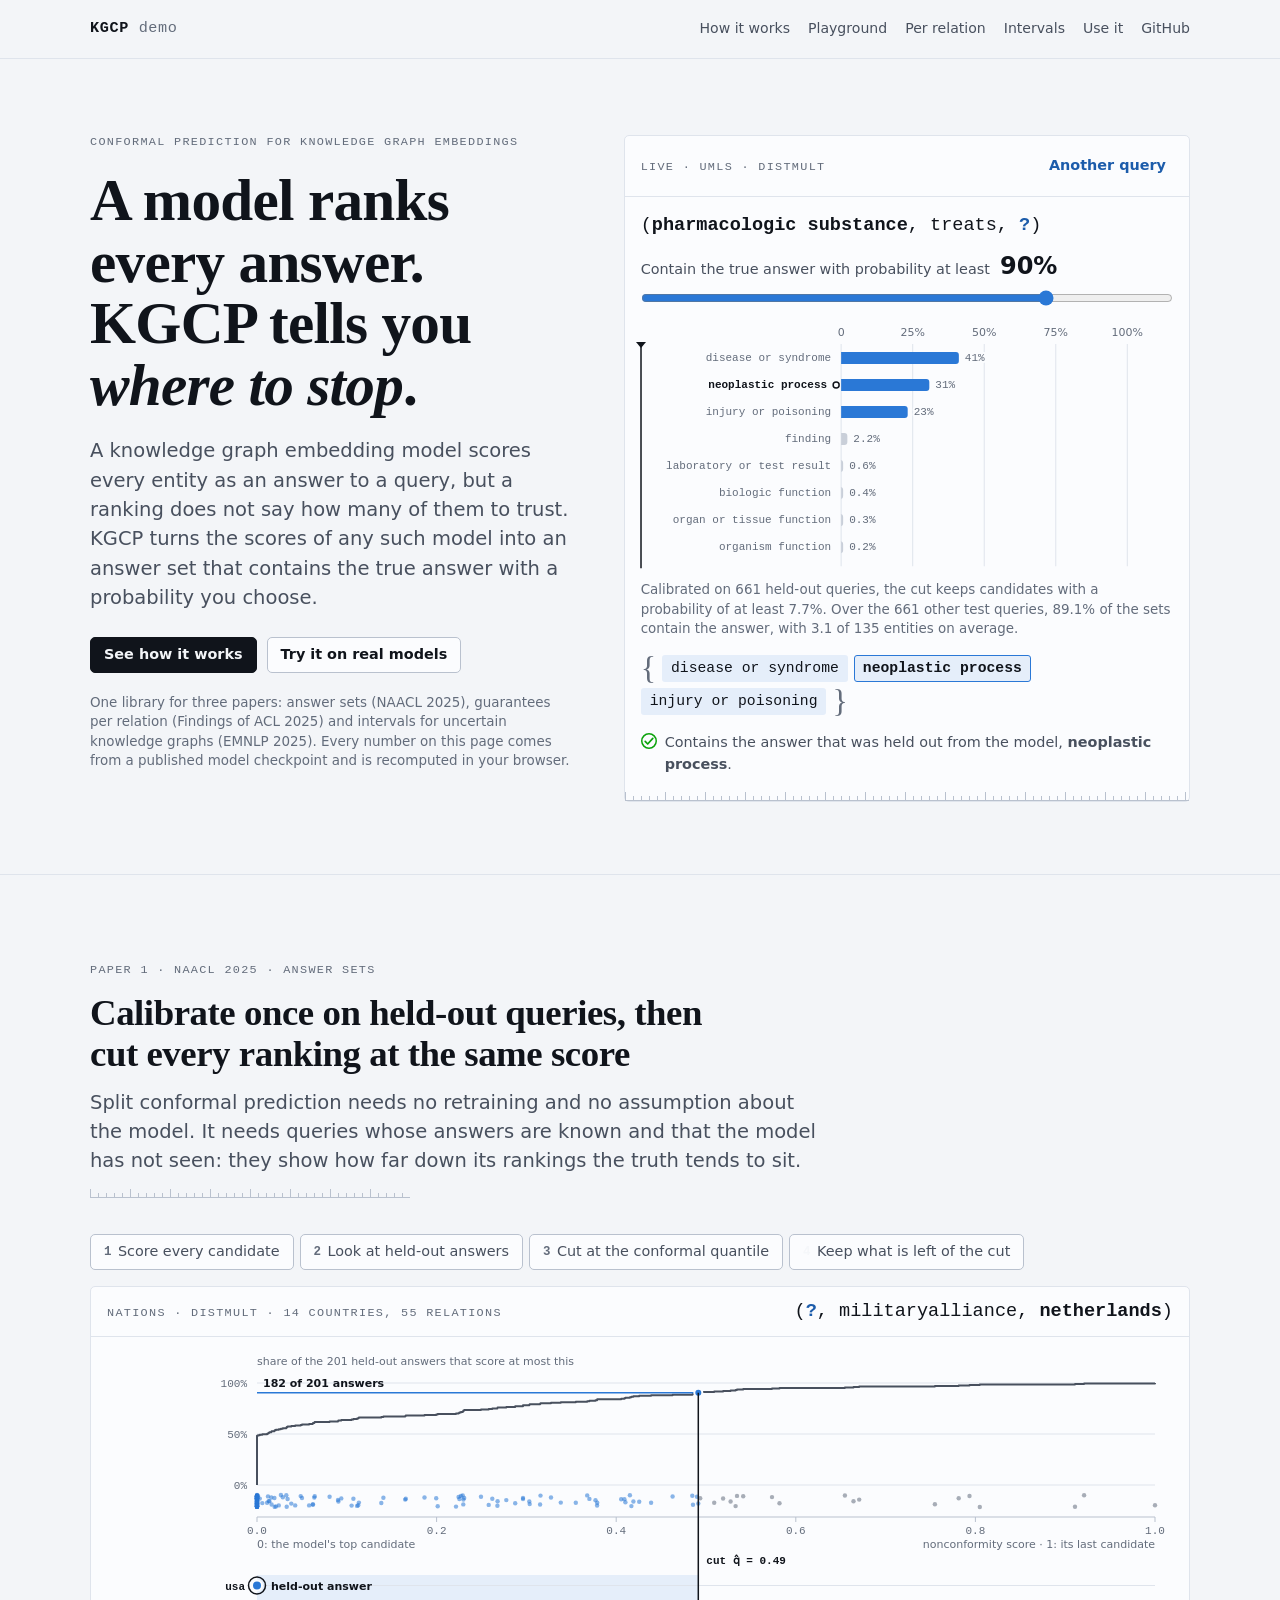
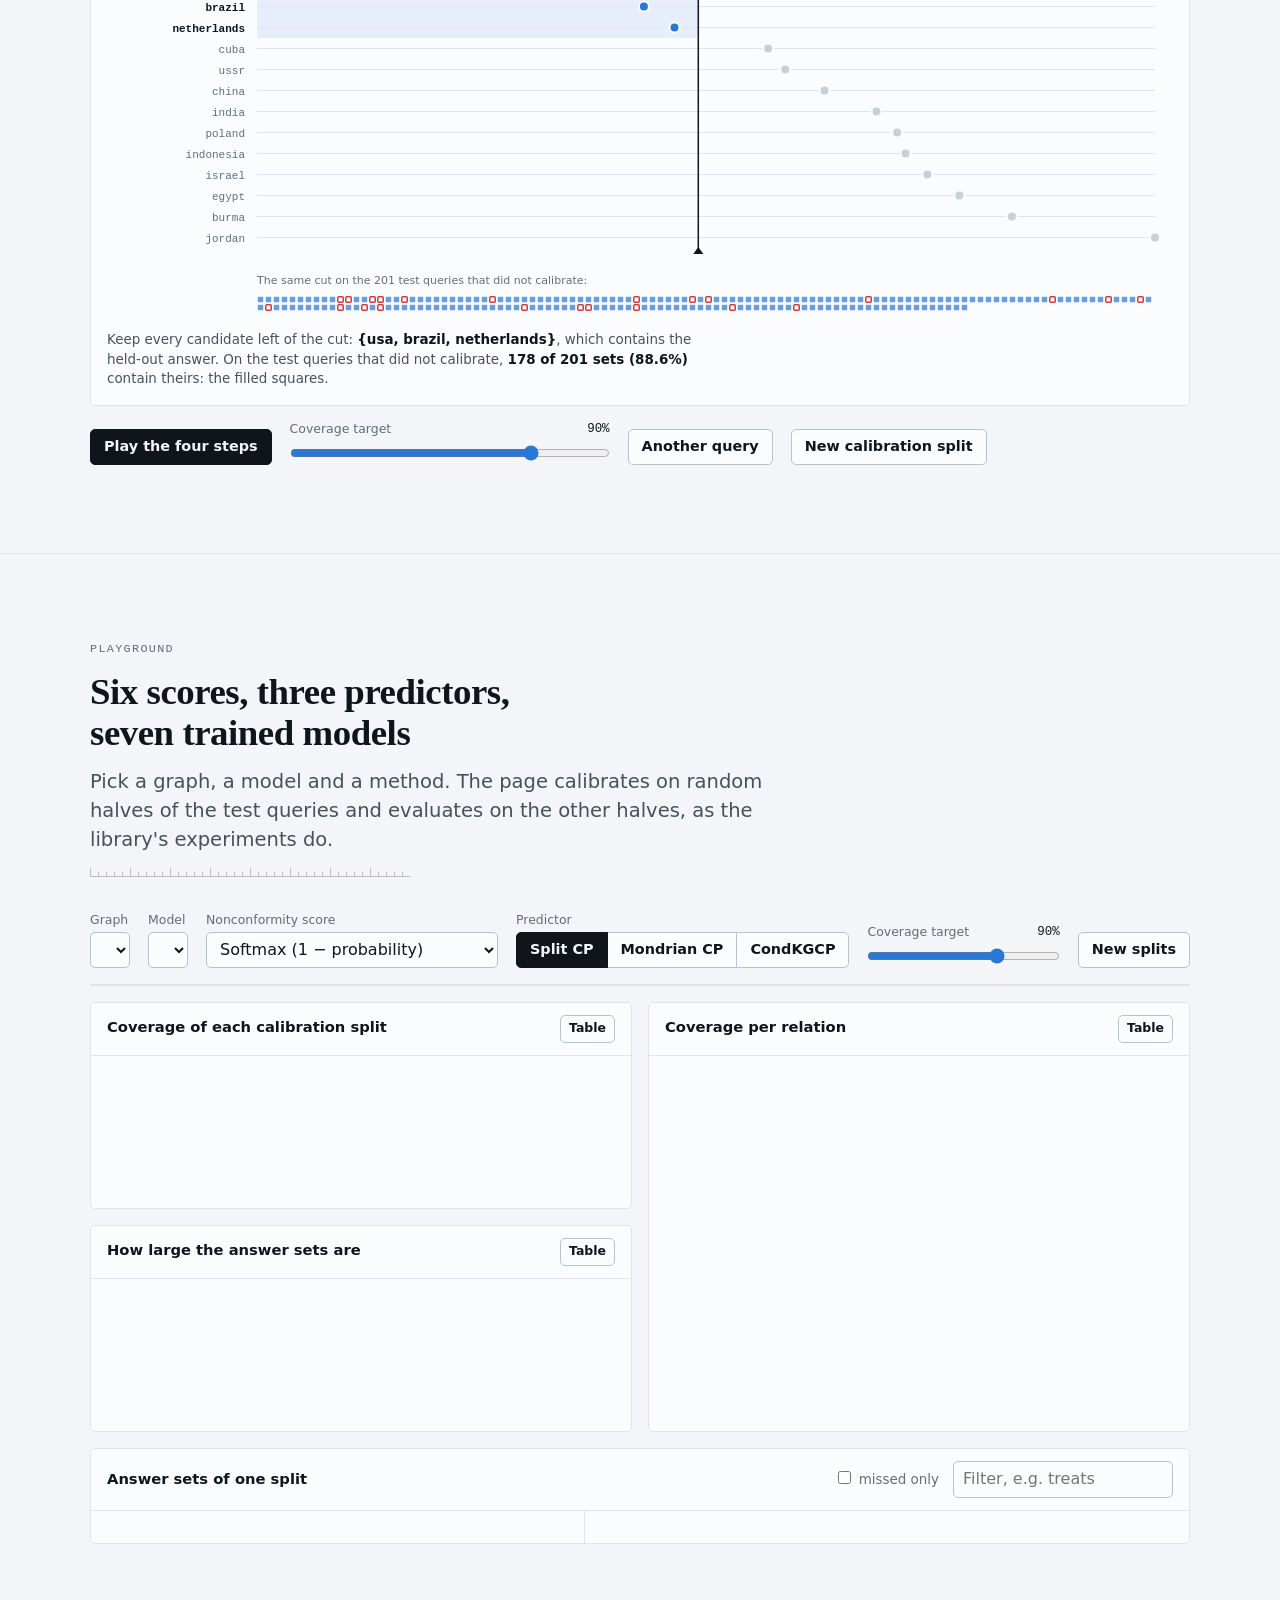
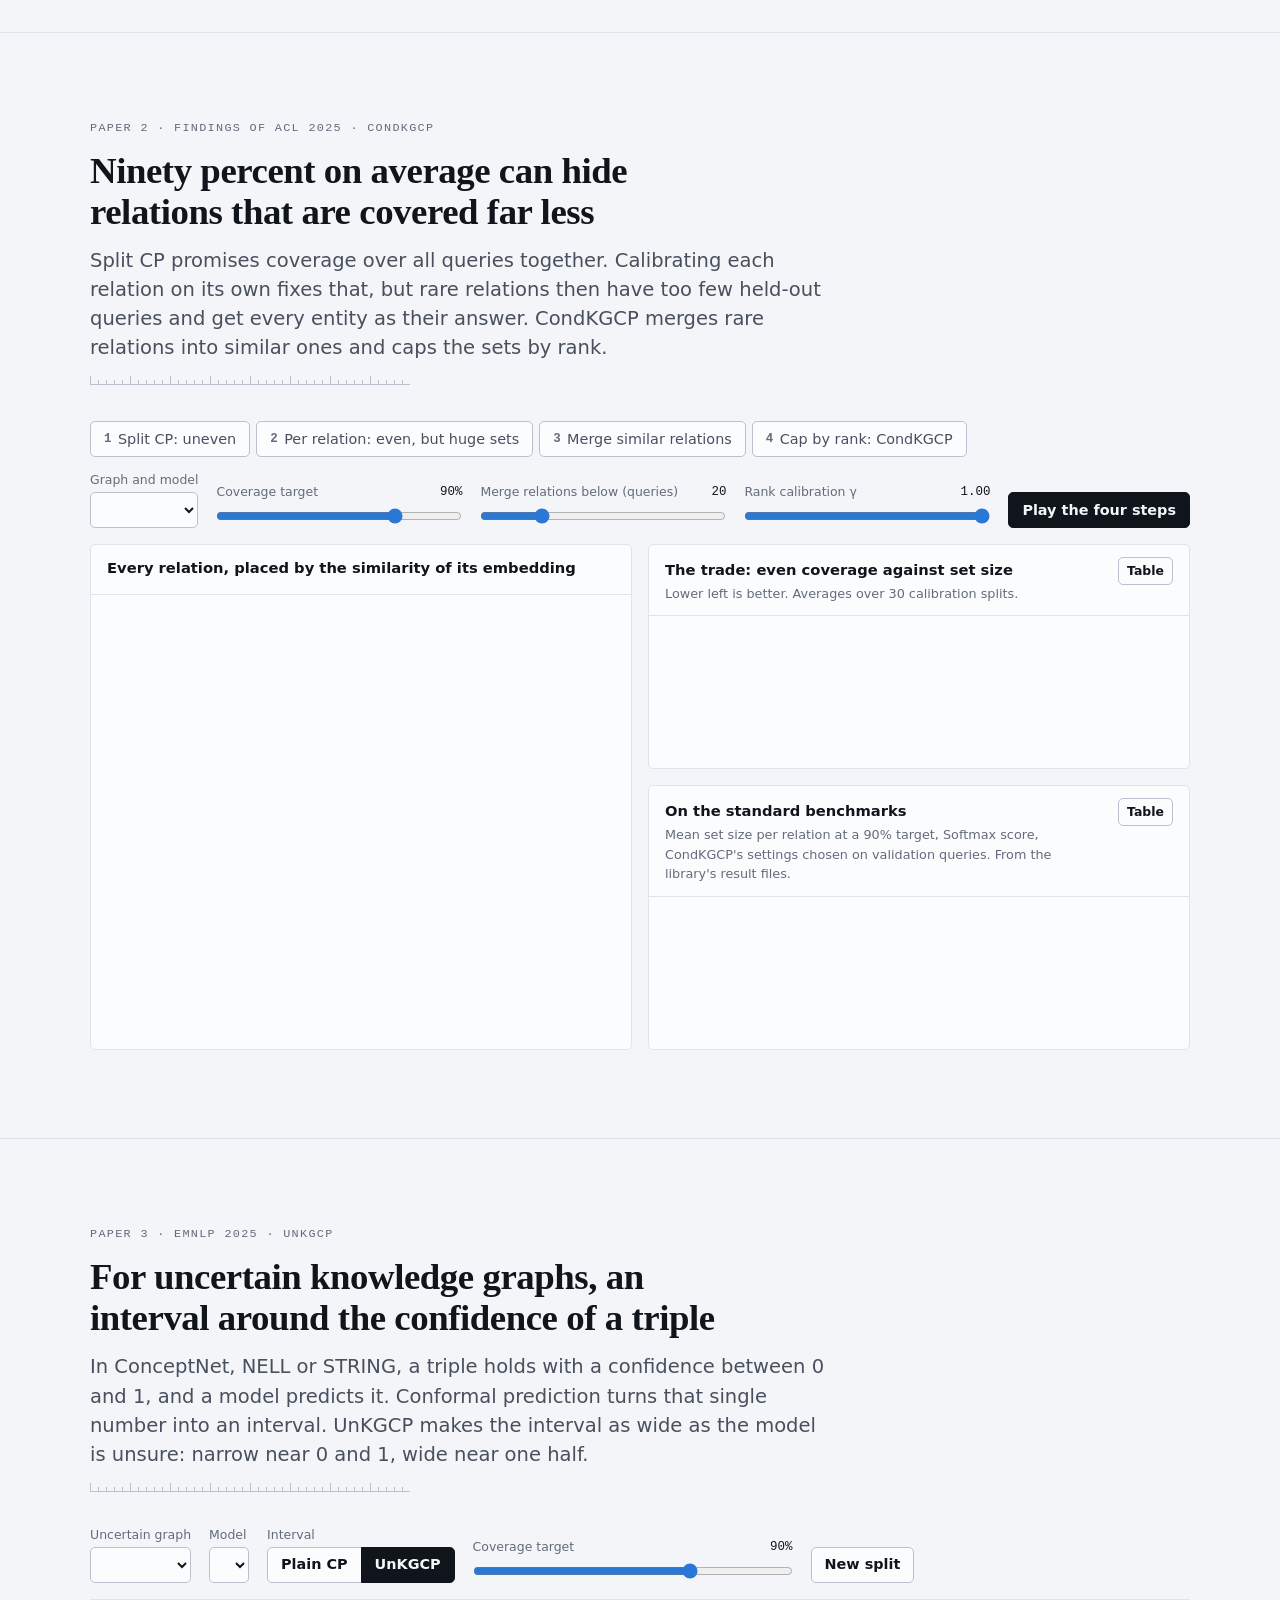
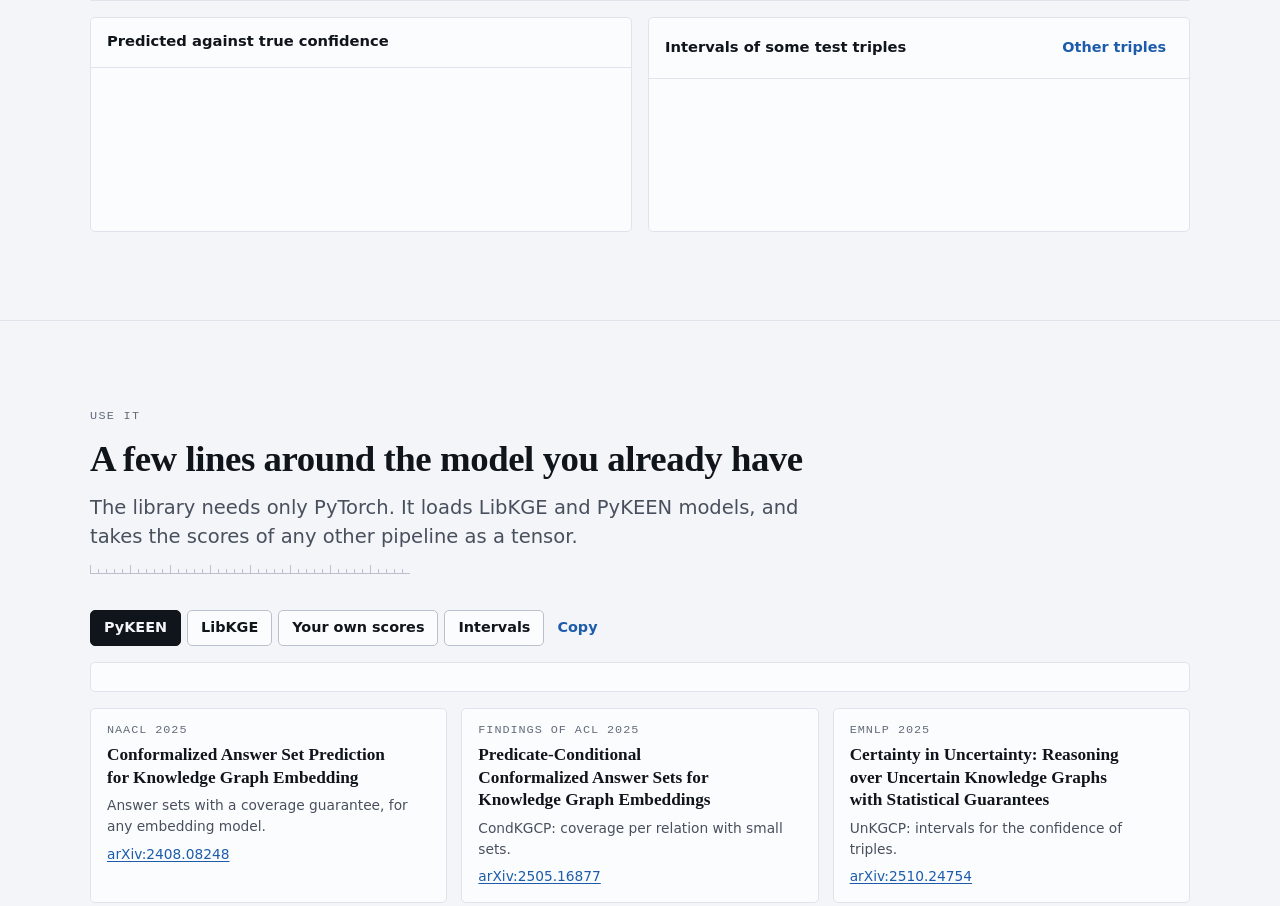
<file: docs/index.html>
<!doctype html>
<html lang="en">
<head>
<meta charset="utf-8">
<meta name="viewport" content="width=device-width, initial-scale=1">
<title>KGCP</title>
<meta http-equiv="refresh" content="0; url=demo/">
<link rel="canonical" href="demo/">
</head>
<body>
<p>The KGCP demo is at <a href="demo/">demo/</a>.</p>
</body>
</html>
</file>
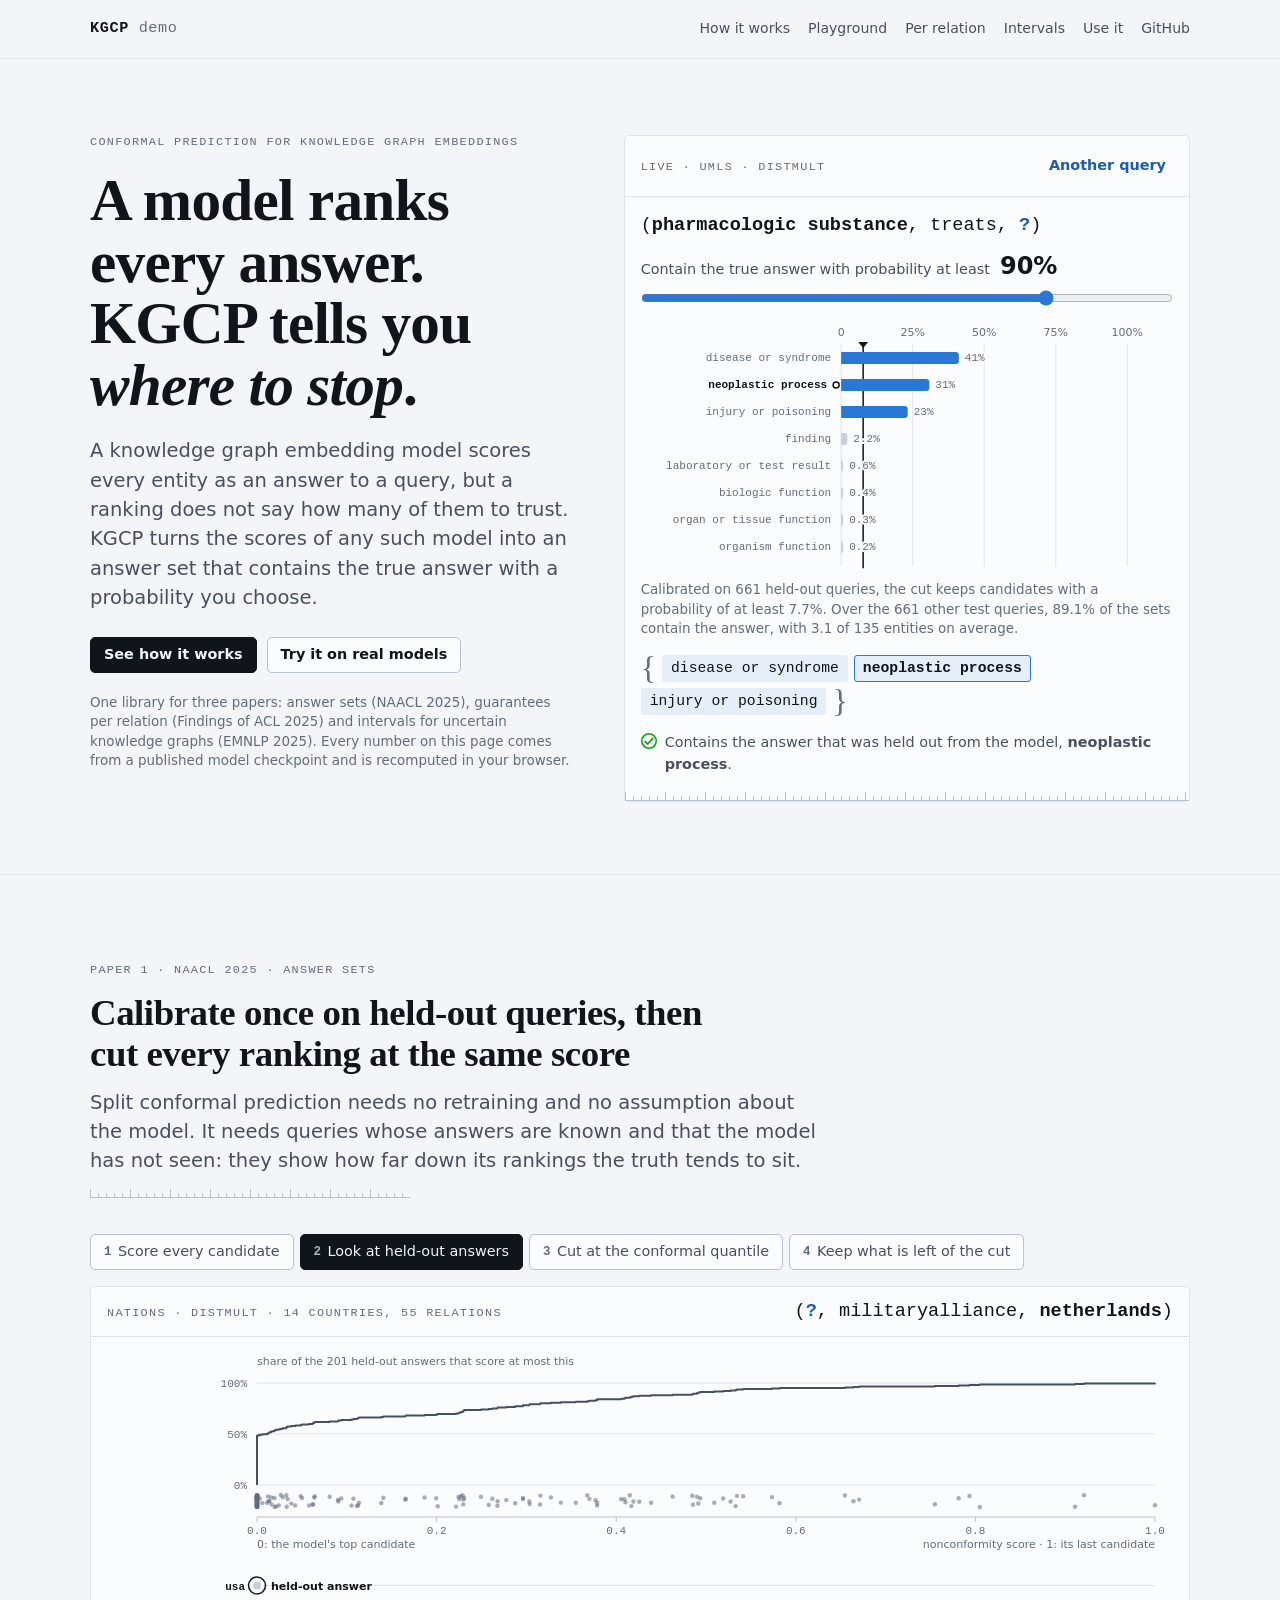
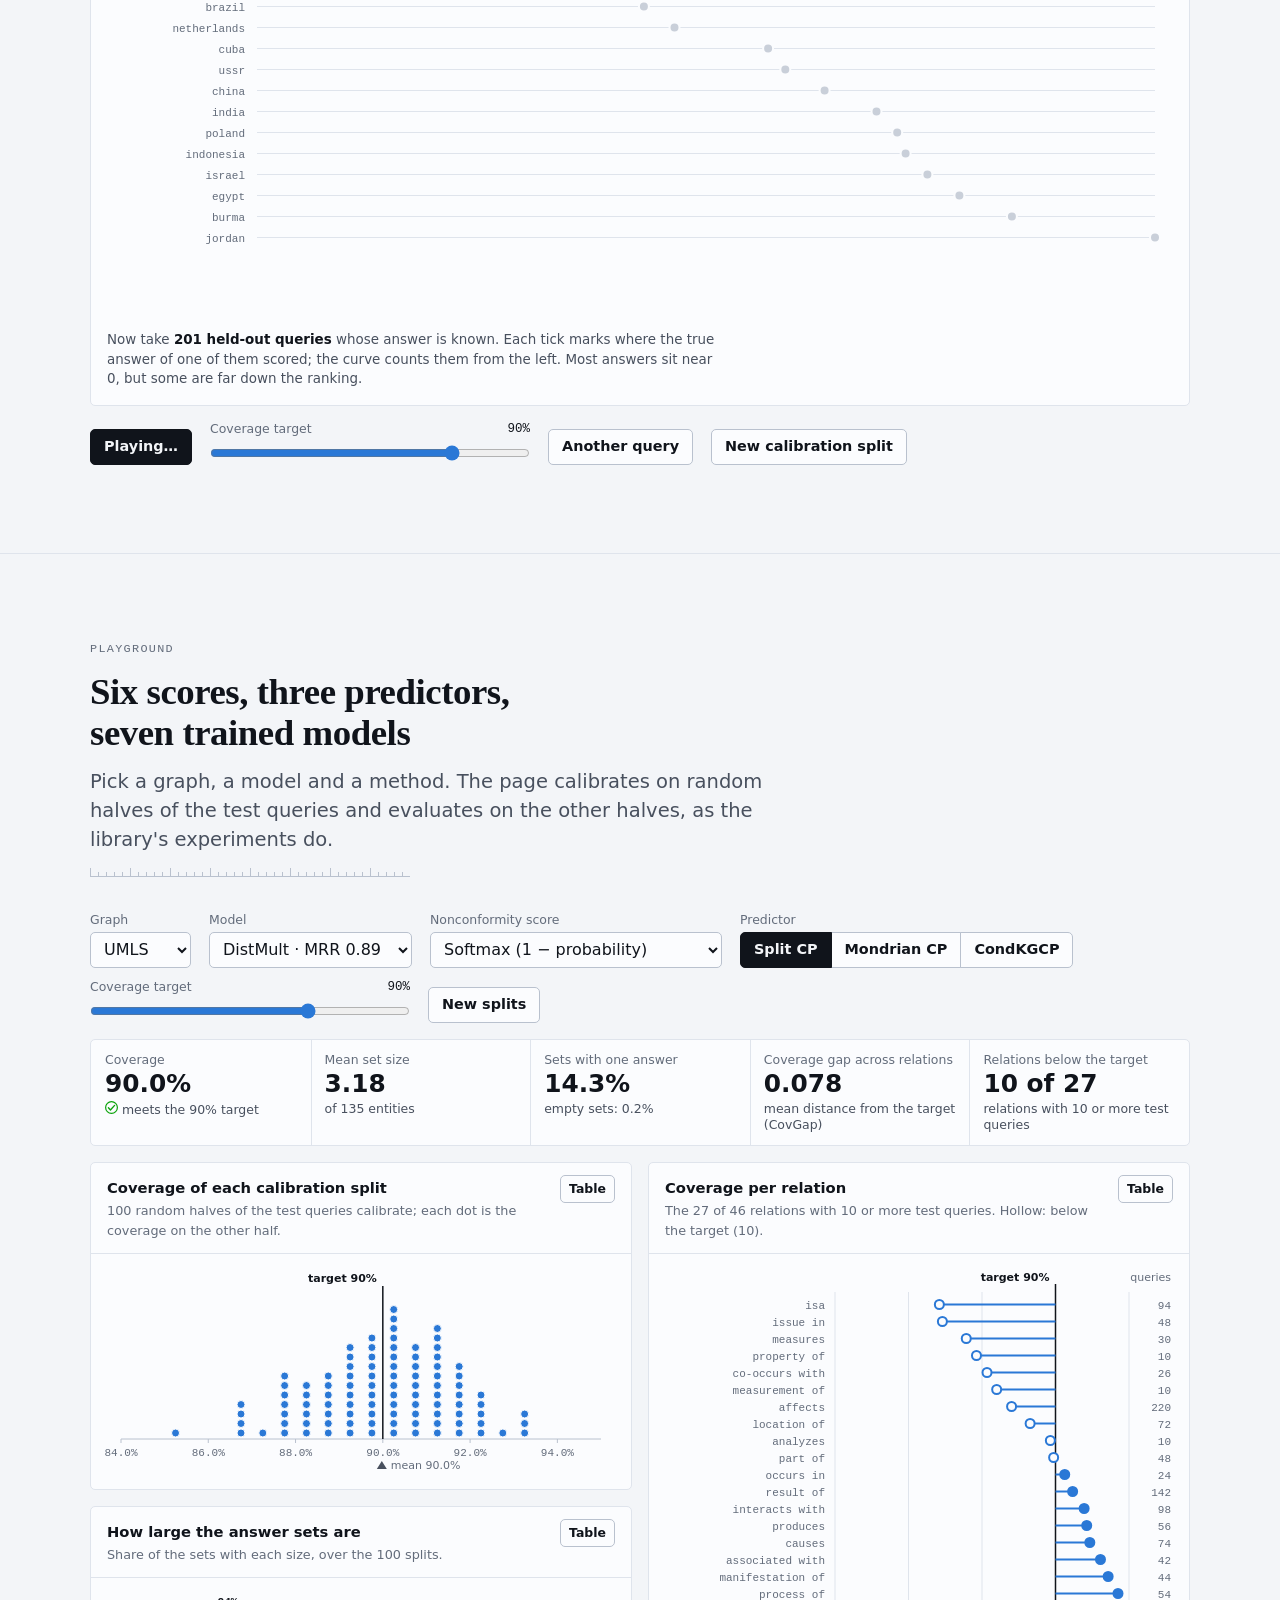
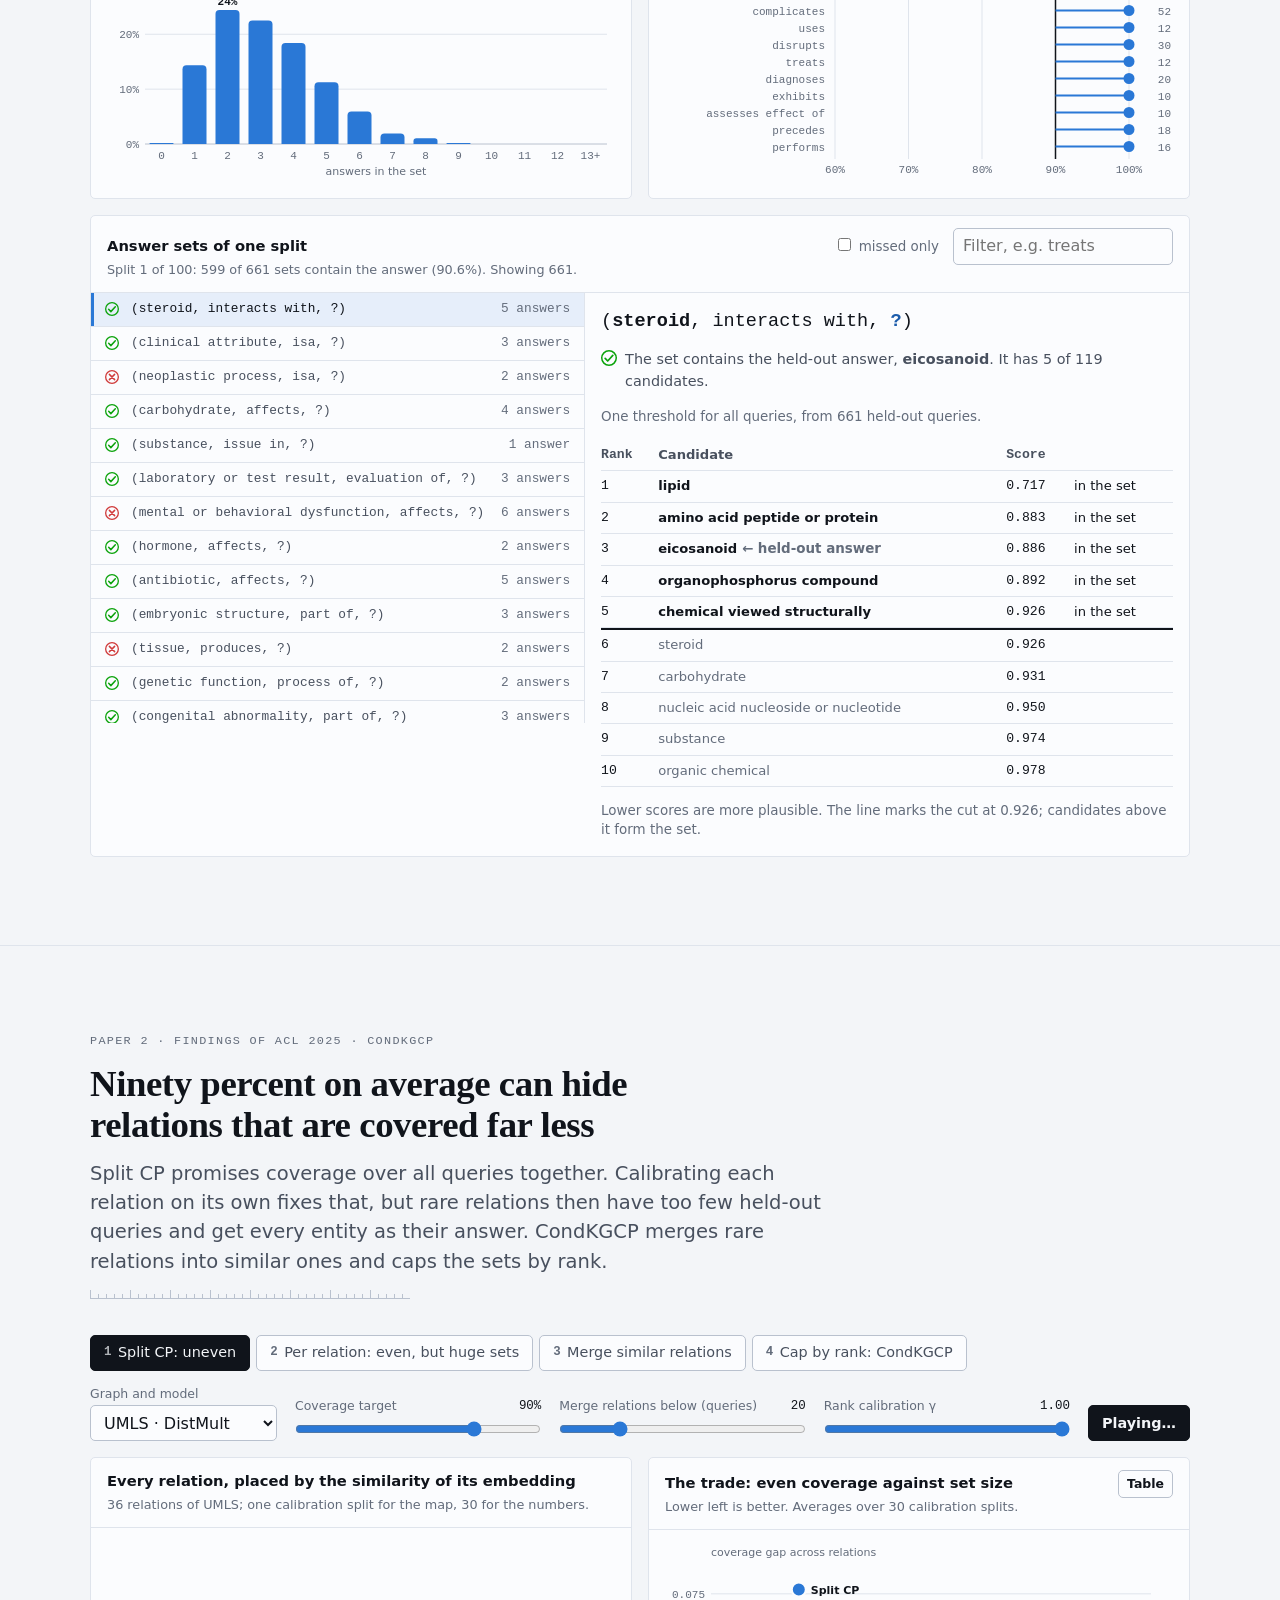
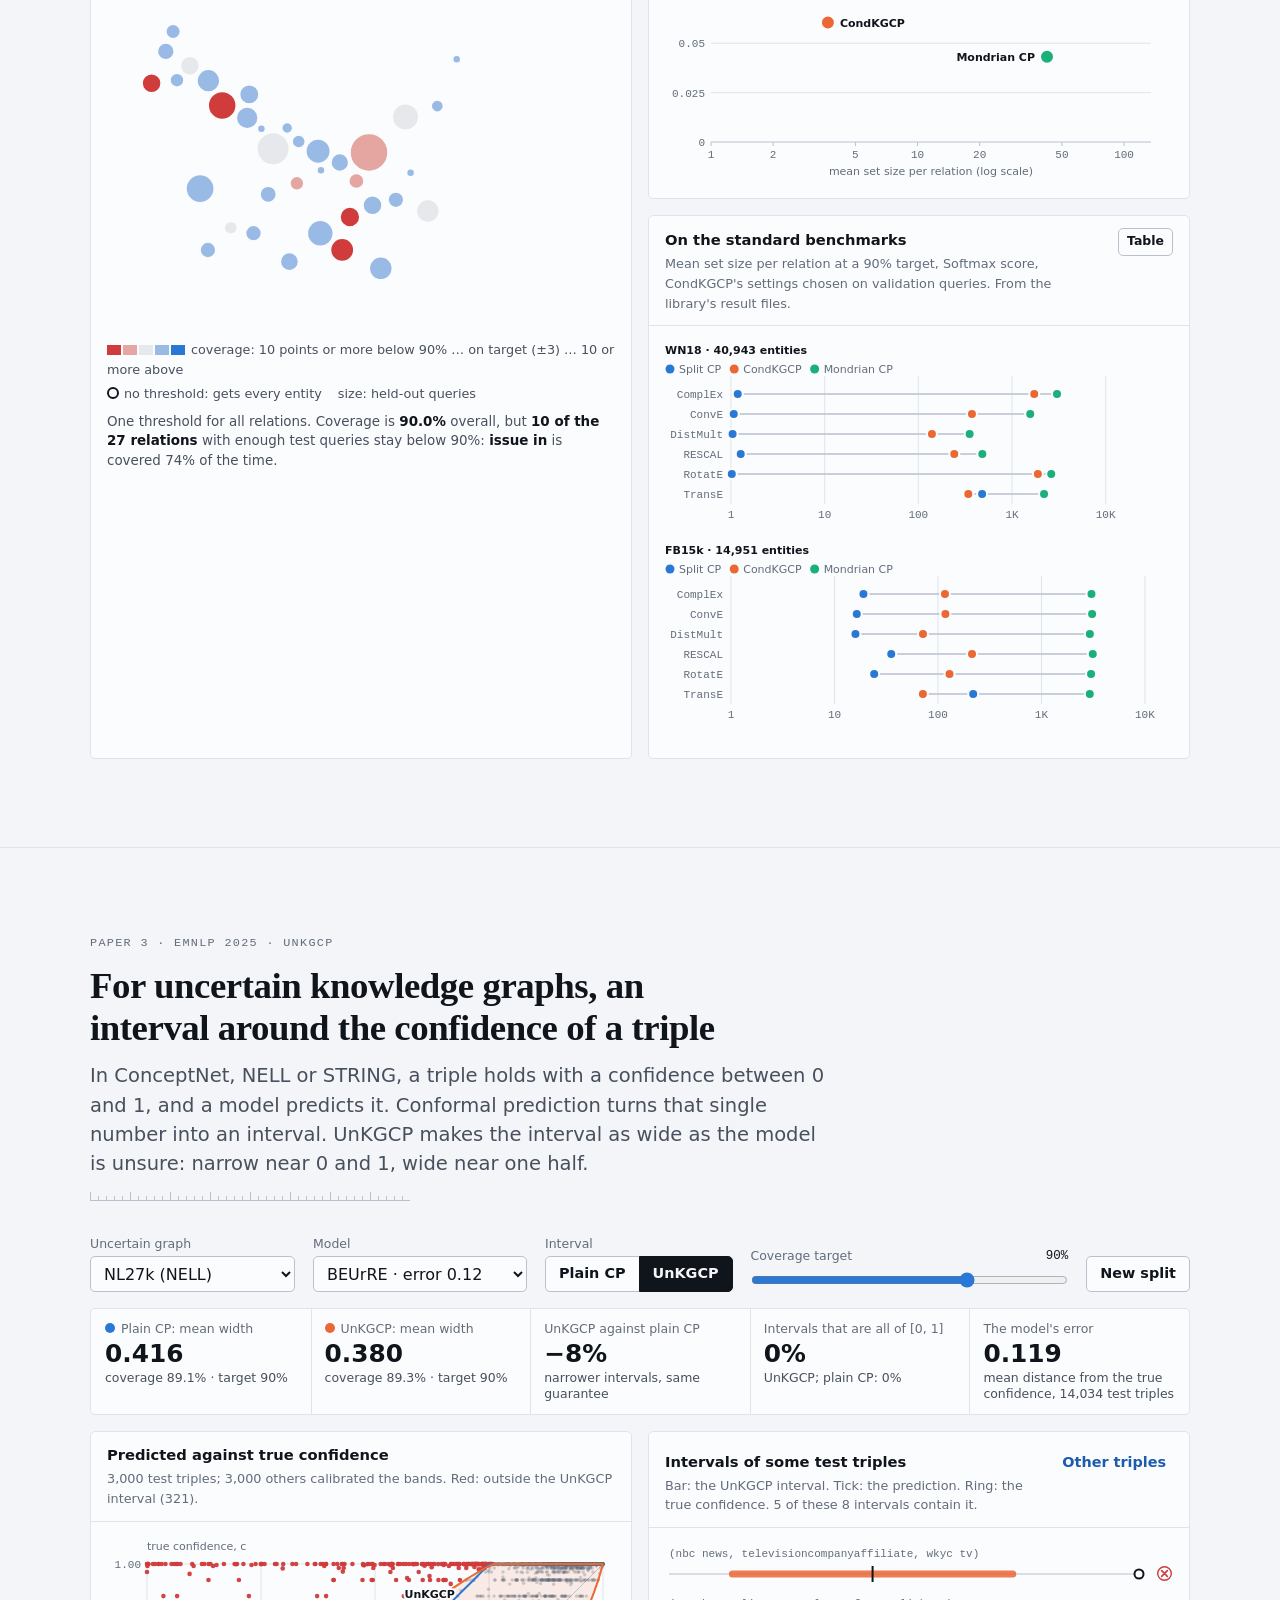
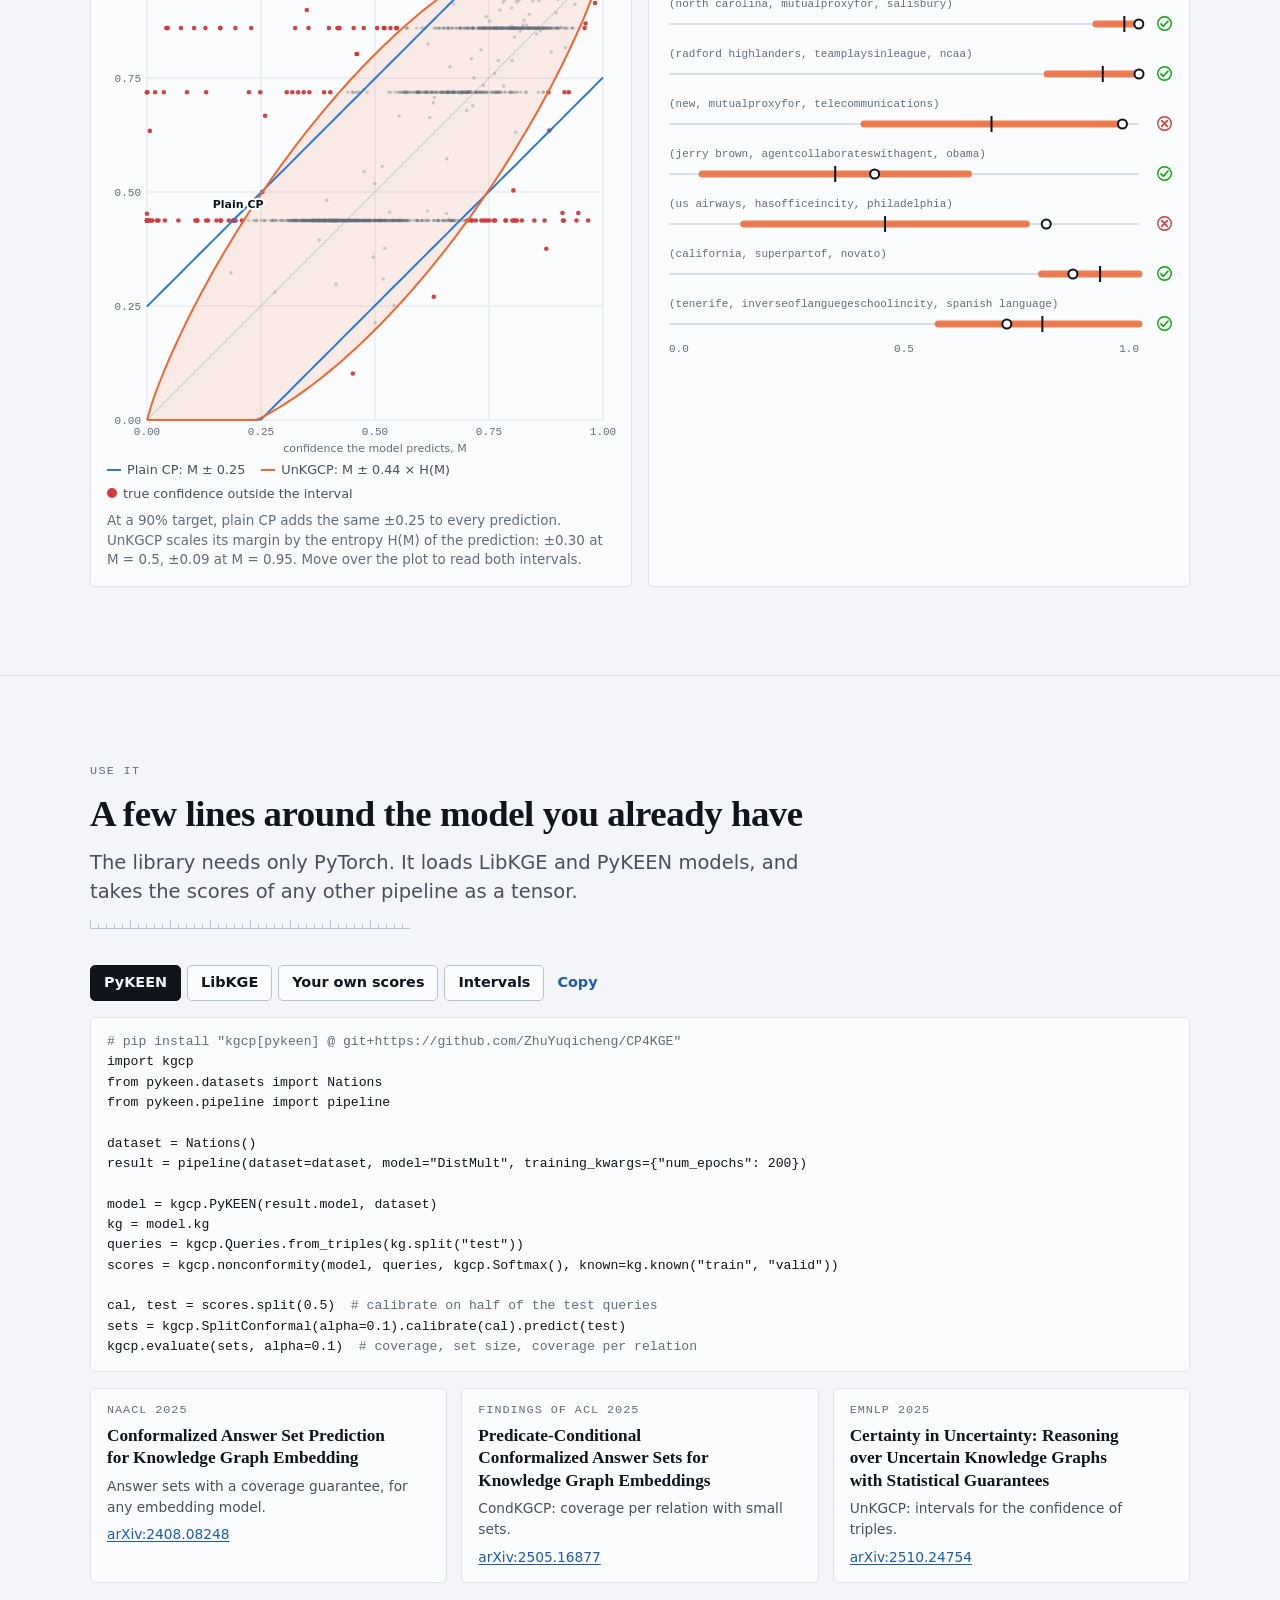
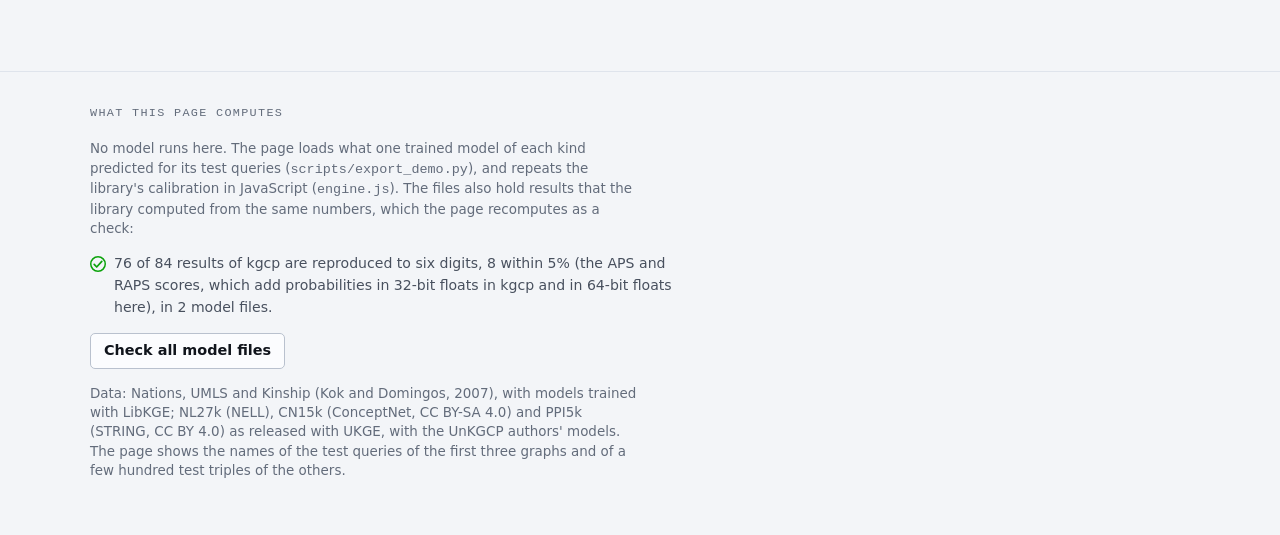
<file: docs/demo/index.html>
<!doctype html>
<html lang="en">
<head>
<meta charset="utf-8">
<meta name="viewport" content="width=device-width, initial-scale=1, viewport-fit=cover">
<title>KGCP Demo</title>
<meta name="claude:viewport-fit-sides" content="cover">
<meta name="description" content="Conformal prediction for knowledge graph embeddings, on real model outputs: answer sets, per-relation guarantees and intervals, recomputed in your browser.">
<link rel="stylesheet" href="style.css">
</head>
<body>

<header class="top">
  <div class="wrap">
    <a class="brand" href="#top">KGCP <span>demo</span></a>
    <nav aria-label="Sections">
      <a href="#how">How it works</a>
      <a href="#try">Playground</a>
      <a href="#conditional">Per relation</a>
      <a href="#intervals">Intervals</a>
      <a href="#use">Use it</a>
      <a href="https://github.com/ZhuYuqicheng/CP4KGE">GitHub</a>
    </nav>
  </div>
</header>

<main id="top">

<section class="hero">
  <div class="wrap hero-grid">
    <div class="hero-copy">
      <p class="eyebrow">Conformal prediction for knowledge graph embeddings</p>
      <h1>A model ranks every answer. KGCP tells you <em>where to stop</em>.</h1>
      <p class="lead">A knowledge graph embedding model scores every entity as an answer to a query, but a ranking does not say how many of them to trust. KGCP turns the scores of any such model into an answer set that contains the true answer with a probability you choose.</p>
      <div class="actions">
        <a class="button primary" href="#how">See how it works</a>
        <a class="button" href="#try">Try it on real models</a>
      </div>
      <p class="note">One library for three papers: answer sets (NAACL 2025), guarantees per relation (Findings of ACL 2025) and intervals for uncertain knowledge graphs (EMNLP 2025). Every number on this page comes from a published model checkpoint and is recomputed in your browser.</p>
    </div>
    <div class="panel hero-card" id="hero-card">
      <div class="panel-head">
        <span class="eyebrow">Live · UMLS · DistMult</span>
        <button type="button" class="quiet" id="hero-next">Another query</button>
      </div>
      <div class="panel-body">
        <p class="query" id="hero-query">Loading the model's scores…</p>
        <div class="dial">
          <div class="dial-line">
            <label for="hero-level">Contain the true answer with probability at least</label>
            <output id="hero-level-out" for="hero-level">90%</output>
          </div>
          <input type="range" id="hero-level" min="60" max="99" step="1" value="90">
        </div>
        <figure>
          <div class="stage chart" id="hero-bars"></div>
          <figcaption id="hero-caption">The model's probability of its top candidates. Everything right of the cut is in the answer set.</figcaption>
        </figure>
        <div class="set" id="hero-set" aria-live="polite"></div>
        <p class="verdict" id="hero-verdict"></p>
      </div>
      <div class="ruled" aria-hidden="true"></div>
    </div>
  </div>
</section>

<section class="section" id="how">
  <div class="wrap">
    <div class="section-head column">
      <p class="eyebrow">Paper 1 · NAACL 2025 · answer sets</p>
      <h2>Calibrate once on held-out queries, then cut every ranking at the same score</h2>
      <p class="lead">Split conformal prediction needs no retraining and no assumption about the model. It needs queries whose answers are known and that the model has not seen: they show how far down its rankings the truth tends to sit.</p>
      <div class="ruled" aria-hidden="true"></div>
    </div>
    <div class="bench">
      <ol class="steps" id="how-steps" aria-label="Steps of split conformal prediction">
        <li><button type="button" data-step="1"><span class="n">1</span> Score every candidate</button></li>
        <li><button type="button" data-step="2"><span class="n">2</span> Look at held-out answers</button></li>
        <li><button type="button" data-step="3"><span class="n">3</span> Cut at the conformal quantile</button></li>
        <li><button type="button" data-step="4"><span class="n">4</span> Keep what is left of the cut</button></li>
      </ol>
      <div class="panel">
        <div class="panel-head">
          <span class="eyebrow">Nations · DistMult · 14 countries, 55 relations</span>
          <span class="query" id="how-query"></span>
        </div>
        <div class="panel-body">
          <figure>
            <div class="stage chart" id="how-stage"></div>
            <figcaption class="caption-live" id="how-caption" aria-live="polite"></figcaption>
          </figure>
        </div>
      </div>
      <div class="toolbar">
        <button type="button" class="primary" id="how-play">Play the four steps</button>
        <div class="field range">
          <label for="how-level"><span>Coverage target</span><output id="how-level-out" for="how-level">90%</output></label>
          <input type="range" id="how-level" min="60" max="99" step="1" value="90">
        </div>
        <button type="button" id="how-next">Another query</button>
        <button type="button" id="how-split">New calibration split</button>
      </div>
    </div>
  </div>
</section>

<section class="section" id="try">
  <div class="wrap">
    <div class="section-head column">
      <p class="eyebrow">Playground</p>
      <h2>Six scores, three predictors, seven trained models</h2>
      <p class="lead">Pick a graph, a model and a method. The page calibrates on random halves of the test queries and evaluates on the other halves, as the library's experiments do.</p>
      <div class="ruled" aria-hidden="true"></div>
    </div>
    <div class="bench">
      <form class="toolbar" id="try-controls" aria-label="Playground settings">
        <div class="field"><label for="try-dataset">Graph</label><select id="try-dataset"></select></div>
        <div class="field"><label for="try-model">Model</label><select id="try-model"></select></div>
        <div class="field"><label for="try-score">Nonconformity score</label>
          <select id="try-score">
            <option value="softmax">Softmax (1 − probability)</option>
            <option value="minmax">MinMax (distance from the top)</option>
            <option value="neg">Neg (raw score)</option>
            <option value="aps">APS (cumulative probability)</option>
            <option value="raps">RAPS (APS + rank penalty)</option>
            <option value="rank">Rank (top-k)</option>
          </select>
        </div>
        <div class="field"><span id="try-method-label">Predictor</span>
          <div class="segmented" role="group" aria-labelledby="try-method-label" id="try-method">
            <button type="button" data-method="split" aria-pressed="true">Split CP</button>
            <button type="button" data-method="mondrian" aria-pressed="false">Mondrian CP</button>
            <button type="button" data-method="condkgcp" aria-pressed="false">CondKGCP</button>
          </div>
        </div>
        <div class="field range">
          <label for="try-level"><span>Coverage target</span><output id="try-level-out" for="try-level">90%</output></label>
          <input type="range" id="try-level" min="70" max="99" step="1" value="90">
        </div>
        <div class="field range" id="try-minsize-field" hidden>
          <label for="try-minsize"><span>Merge relations below (queries)</span><output id="try-minsize-out" for="try-minsize">20</output></label>
          <input type="range" id="try-minsize" min="2" max="80" step="1" value="20">
        </div>
        <div class="field range" id="try-gamma-field" hidden>
          <label for="try-gamma"><span>Rank calibration γ</span><output id="try-gamma-out" for="try-gamma">0.50</output></label>
          <input type="range" id="try-gamma" min="0" max="1" step="0.05" value="0.5">
        </div>
        <button type="button" id="try-resample">New splits</button>
      </form>

      <div class="tiles" id="try-tiles" aria-live="polite"></div>

      <div class="grid-2">
        <div class="bench">
          <figure class="panel">
            <div class="panel-head"><div><div class="chart-title">Coverage of each calibration split</div><div class="chart-sub" id="try-splits-sub"></div></div><button type="button" class="table-toggle" data-table="try-splits">Table</button></div>
            <div class="panel-body"><div class="stage chart" id="try-splits"></div></div>
          </figure>
          <figure class="panel">
            <div class="panel-head"><div><div class="chart-title">How large the answer sets are</div><div class="chart-sub" id="try-sizes-sub"></div></div><button type="button" class="table-toggle" data-table="try-sizes">Table</button></div>
            <div class="panel-body"><div class="stage chart" id="try-sizes"></div></div>
          </figure>
        </div>
        <figure class="panel">
          <div class="panel-head"><div><div class="chart-title">Coverage per relation</div><div class="chart-sub" id="try-relations-sub"></div></div><button type="button" class="table-toggle" data-table="try-relations">Table</button></div>
          <div class="panel-body"><div class="stage chart" id="try-relations"></div></div>
        </figure>
      </div>

      <div class="panel">
        <div class="panel-head">
          <div><div class="chart-title">Answer sets of one split</div><div class="chart-sub" id="try-list-sub"></div></div>
          <label class="note"><input type="checkbox" id="try-missed"> missed only</label>
          <input type="search" id="try-search" placeholder="Filter, e.g. treats" aria-label="Filter the queries">
        </div>
        <div class="explorer">
          <div class="query-list" id="try-list" role="listbox" aria-label="Test queries"></div>
          <div class="detail" id="try-detail" aria-live="polite"></div>
        </div>
      </div>
    </div>
  </div>
</section>

<section class="section" id="conditional">
  <div class="wrap">
    <div class="section-head column">
      <p class="eyebrow">Paper 2 · Findings of ACL 2025 · CondKGCP</p>
      <h2>Ninety percent on average can hide relations that are covered far less</h2>
      <p class="lead">Split CP promises coverage over all queries together. Calibrating each relation on its own fixes that, but rare relations then have too few held-out queries and get every entity as their answer. CondKGCP merges rare relations into similar ones and caps the sets by rank.</p>
      <div class="ruled" aria-hidden="true"></div>
    </div>
    <div class="bench">
      <ol class="steps" id="cond-steps" aria-label="From split CP to CondKGCP">
        <li><button type="button" data-step="1"><span class="n">1</span> Split CP: uneven</button></li>
        <li><button type="button" data-step="2"><span class="n">2</span> Per relation: even, but huge sets</button></li>
        <li><button type="button" data-step="3"><span class="n">3</span> Merge similar relations</button></li>
        <li><button type="button" data-step="4"><span class="n">4</span> Cap by rank: CondKGCP</button></li>
      </ol>
      <form class="toolbar" id="cond-controls" aria-label="CondKGCP settings">
        <div class="field"><label for="cond-model">Graph and model</label><select id="cond-model"></select></div>
        <div class="field range">
          <label for="cond-level"><span>Coverage target</span><output id="cond-level-out" for="cond-level">90%</output></label>
          <input type="range" id="cond-level" min="70" max="97" step="1" value="90">
        </div>
        <div class="field range">
          <label for="cond-minsize"><span>Merge relations below (queries)</span><output id="cond-minsize-out" for="cond-minsize">20</output></label>
          <input type="range" id="cond-minsize" min="2" max="80" step="1" value="20">
        </div>
        <div class="field range">
          <label for="cond-gamma"><span>Rank calibration γ</span><output id="cond-gamma-out" for="cond-gamma">1.00</output></label>
          <input type="range" id="cond-gamma" min="0" max="1" step="0.05" value="1">
        </div>
        <button type="button" class="primary" id="cond-play">Play the four steps</button>
      </form>
      <div class="grid-2">
        <figure class="panel">
          <div class="panel-head"><div><div class="chart-title">Every relation, placed by the similarity of its embedding</div><div class="chart-sub" id="cond-map-sub"></div></div></div>
          <div class="panel-body">
            <div class="stage chart" id="cond-map"></div>
            <div class="legend" id="cond-map-legend"></div>
            <figcaption class="caption-live" id="cond-caption" aria-live="polite"></figcaption>
          </div>
        </figure>
        <div class="bench">
          <figure class="panel">
            <div class="panel-head"><div><div class="chart-title">The trade: even coverage against set size</div><div class="chart-sub">Lower left is better. Averages over 30 calibration splits.</div></div><button type="button" class="table-toggle" data-table="cond-trade">Table</button></div>
            <div class="panel-body"><div class="stage chart" id="cond-trade"></div></div>
          </figure>
          <figure class="panel">
            <div class="panel-head"><div><div class="chart-title">On the standard benchmarks</div><div class="chart-sub">Mean set size per relation at a 90% target, Softmax score, CondKGCP's settings chosen on validation queries. From the library's result files.</div></div><button type="button" class="table-toggle" data-table="cond-bench">Table</button></div>
            <div class="panel-body"><div class="stage chart" id="cond-bench"></div></div>
          </figure>
        </div>
      </div>
    </div>
  </div>
</section>

<section class="section" id="intervals">
  <div class="wrap">
    <div class="section-head column">
      <p class="eyebrow">Paper 3 · EMNLP 2025 · UnKGCP</p>
      <h2>For uncertain knowledge graphs, an interval around the confidence of a triple</h2>
      <p class="lead">In ConceptNet, NELL or STRING, a triple holds with a confidence between 0 and 1, and a model predicts it. Conformal prediction turns that single number into an interval. UnKGCP makes the interval as wide as the model is unsure: narrow near 0 and 1, wide near one half.</p>
      <div class="ruled" aria-hidden="true"></div>
    </div>
    <div class="bench">
      <form class="toolbar" id="int-controls" aria-label="Interval settings">
        <div class="field"><label for="int-dataset">Uncertain graph</label><select id="int-dataset"></select></div>
        <div class="field"><label for="int-model">Model</label><select id="int-model"></select></div>
        <div class="field"><span id="int-view-label">Interval</span>
          <div class="segmented" role="group" aria-labelledby="int-view-label" id="int-view">
            <button type="button" data-view="absolute" aria-pressed="false">Plain CP</button>
            <button type="button" data-view="entropy" aria-pressed="true">UnKGCP</button>
          </div>
        </div>
        <div class="field range">
          <label for="int-level"><span>Coverage target</span><output id="int-level-out" for="int-level">90%</output></label>
          <input type="range" id="int-level" min="70" max="99" step="1" value="90">
        </div>
        <button type="button" id="int-resample">New split</button>
      </form>
      <div class="tiles" id="int-tiles" aria-live="polite"></div>
      <div class="grid-2">
        <figure class="panel">
          <div class="panel-head"><div><div class="chart-title">Predicted against true confidence</div><div class="chart-sub" id="int-plot-sub"></div></div></div>
          <div class="panel-body">
            <div class="stage chart" id="int-plot"></div>
            <div class="legend" id="int-legend"></div>
            <figcaption id="int-caption"></figcaption>
          </div>
        </figure>
        <figure class="panel">
          <div class="panel-head"><div><div class="chart-title">Intervals of some test triples</div><div class="chart-sub" id="int-list-sub"></div></div><button type="button" class="quiet" id="int-shuffle">Other triples</button></div>
          <div class="panel-body"><div class="stage chart" id="int-list"></div></div>
        </figure>
      </div>
    </div>
  </div>
</section>

<section class="section" id="use">
  <div class="wrap">
    <div class="section-head column">
      <p class="eyebrow">Use it</p>
      <h2>A few lines around the model you already have</h2>
      <p class="lead">The library needs only PyTorch. It loads LibKGE and PyKEEN models, and takes the scores of any other pipeline as a tensor.</p>
      <div class="ruled" aria-hidden="true"></div>
    </div>
    <div class="bench">
      <div class="tabs" role="tablist" aria-label="Code examples" id="use-tabs">
        <button type="button" role="tab" data-tab="pykeen" aria-pressed="true">PyKEEN</button>
        <button type="button" role="tab" data-tab="libkge" aria-pressed="false">LibKGE</button>
        <button type="button" role="tab" data-tab="logits" aria-pressed="false">Your own scores</button>
        <button type="button" role="tab" data-tab="intervals" aria-pressed="false">Intervals</button>
        <button type="button" class="quiet" id="use-copy">Copy</button>
      </div>
      <pre class="code" id="use-code" tabindex="0"></pre>
      <div class="papers">
        <article class="panel paper">
          <p class="venue">NAACL 2025</p>
          <h3>Conformalized Answer Set Prediction for Knowledge Graph Embedding</h3>
          <p>Answer sets with a coverage guarantee, for any embedding model.</p>
          <p><a href="https://arxiv.org/abs/2408.08248">arXiv:2408.08248</a></p>
        </article>
        <article class="panel paper">
          <p class="venue">Findings of ACL 2025</p>
          <h3>Predicate-Conditional Conformalized Answer Sets for Knowledge Graph Embeddings</h3>
          <p>CondKGCP: coverage per relation with small sets.</p>
          <p><a href="https://arxiv.org/abs/2505.16877">arXiv:2505.16877</a></p>
        </article>
        <article class="panel paper">
          <p class="venue">EMNLP 2025</p>
          <h3>Certainty in Uncertainty: Reasoning over Uncertain Knowledge Graphs with Statistical Guarantees</h3>
          <p>UnKGCP: intervals for the confidence of triples.</p>
          <p><a href="https://arxiv.org/abs/2510.24754">arXiv:2510.24754</a></p>
        </article>
      </div>
    </div>
  </div>
</section>

</main>

<footer>
  <div class="wrap">
    <p class="eyebrow">What this page computes</p>
    <div class="prose column">
      <p class="note">No model runs here. The page loads what one trained model of each kind predicted for its test queries (<code>scripts/export_demo.py</code>), and repeats the library's calibration in JavaScript (<code>engine.js</code>). The files also hold results that the library computed from the same numbers, which the page recomputes as a check:</p>
      <p class="check-line" id="verify-line"><span>Checking the JavaScript against kgcp…</span></p>
      <p><button type="button" id="verify-all">Check all model files</button></p>
      <div id="verify-table" class="table-view" hidden></div>
      <p class="note">Data: Nations, UMLS and Kinship (Kok and Domingos, 2007), with models trained with LibKGE; NL27k (NELL), CN15k (ConceptNet, CC BY-SA 4.0) and PPI5k (STRING, CC BY 4.0) as released with UKGE, with the UnKGCP authors' models. The page shows the names of the test queries of the first three graphs and of a few hundred test triples of the others.</p>
    </div>
  </div>
</footer>

<div class="tooltip" id="tooltip" role="status" aria-hidden="true"></div>

<script src="engine.js"></script>
<script src="data/index.js"></script>
<script src="data/sets-umls-distmult.js"></script>
<script src="data/sets-nations-distmult.js"></script>
<script src="ui.js"></script>
<script src="hero.js"></script>
<script src="how.js"></script>
<script src="playground.js"></script>
<script src="conditional.js"></script>
<script src="intervals.js"></script>
<script src="use.js"></script>
</body>
</html>
</file>
<file: docs/demo/style.css>
/* KGCP demo. Layout: one reading column for the argument, which opens into full-width
   "benches" (panels) for the instruments; every instrument is drawn on a ruled score axis
   with a cut line, the picture that the three methods share. No external resources. */

:root {
  /* color: cool paper and ink; blue is plain split CP everywhere, orange the method a
     section is about, aqua Mondrian CP; green and red only mean covered and missed */
  --plane: #f3f5f8;
  --surface: #fbfcfe;
  --ink: #10141b;
  --ink-2: #48505e;
  --ink-3: #636c7b;
  --rule: #dfe4ec;
  --axis: #b9c1ce;
  --blue: #2a78d6;
  --blue-text: #1c5cab;
  --orange: #eb6834;
  --aqua: #1baf7a;
  --mute: #c9cfd9;
  --good: #0ca30c;
  --bad: #d03b3b;
  --wash: rgba(42, 120, 214, 0.1);
  --wash-orange: rgba(235, 104, 52, 0.12);
  --mid: #e6e8ec; /* the neutral midpoint of diverging scales */
  --on-fill: #ffffff;

  /* type: a bookish serif for the argument's headings, the system sans to read and
     operate, a monospace for everything that is data: triples, scores, code */
  --font-display: ui-serif, "New York", "Iowan Old Style", "Palatino Linotype", Palatino, "Book Antiqua", Georgia, serif;
  --font-body: system-ui, -apple-system, "Segoe UI", Roboto, "Helvetica Neue", Arial, sans-serif;
  --font-data: ui-monospace, "SF Mono", "Cascadia Mono", "JetBrains Mono", Menlo, Consolas, monospace;

  --radius: 5px;
  --gutter: max(20px, env(safe-area-inset-left, 0px));
  --gutter-right: max(20px, env(safe-area-inset-right, 0px));
}

@media (prefers-color-scheme: dark) {
  :root:not([data-theme="light"]) {
    color-scheme: dark;
    --plane: #0c0f14;
    --surface: #151a21;
    --ink: #eef1f6;
    --ink-2: #b8c0cd;
    --ink-3: #8e98a9;
    --rule: #262d38;
    --axis: #3d4654;
    --blue: #3987e5;
    --blue-text: #6da7ec;
    --orange: #d95926;
    --aqua: #199e70;
    --mute: #3a4350;
    --good: #0ca30c;
    --bad: #e5484d;
    --wash: rgba(57, 135, 229, 0.16);
    --wash-orange: rgba(217, 89, 38, 0.18);
    --mid: #2b323d;
    --on-fill: #ffffff;
  }
}
:root[data-theme="dark"] {
  color-scheme: dark;
  --plane: #0c0f14;
  --surface: #151a21;
  --ink: #eef1f6;
  --ink-2: #b8c0cd;
  --ink-3: #8e98a9;
  --rule: #262d38;
  --axis: #3d4654;
  --blue: #3987e5;
  --blue-text: #6da7ec;
  --orange: #d95926;
  --aqua: #199e70;
  --mute: #3a4350;
  --good: #0ca30c;
  --bad: #e5484d;
  --wash: rgba(57, 135, 229, 0.16);
  --wash-orange: rgba(217, 89, 38, 0.18);
  --mid: #2b323d;
  --on-fill: #ffffff;
}

*, *::before, *::after { box-sizing: border-box; }
[hidden] { display: none !important; }
html { -webkit-text-size-adjust: 100%; scroll-behavior: smooth; }
body {
  margin: 0;
  background: var(--plane);
  color: var(--ink);
  font: 400 16px/1.55 var(--font-body);
  overflow-x: hidden;
}
@media (prefers-reduced-motion: reduce) {
  html { scroll-behavior: auto; }
  *, *::before, *::after { transition: none !important; animation: none !important; }
}

.wrap {
  max-width: 1140px;
  margin-inline: auto;
  padding-left: var(--gutter);
  padding-right: var(--gutter-right);
}
.column { max-width: 46rem; }
a { color: var(--blue-text); text-underline-offset: 0.18em; text-decoration-thickness: 1px; }
a:hover { text-decoration-thickness: 2px; }
:focus-visible { outline: 2px solid var(--blue); outline-offset: 2px; border-radius: 2px; }
code, kbd, .data { font-family: var(--font-data); font-variant-numeric: tabular-nums; }

h1, h2, h3 { margin: 0; text-wrap: balance; }
h1, h2 { font-family: var(--font-display); font-weight: 600; letter-spacing: -0.012em; }
h1 { font-size: clamp(2.15rem, 5.4vw, 3.7rem); line-height: 1.04; }
h2 { font-size: clamp(1.55rem, 3.2vw, 2.3rem); line-height: 1.12; }
h3 { font-size: 1rem; font-weight: 650; line-height: 1.3; }
p { margin: 0; }
.lead { font-size: clamp(1.05rem, 1.7vw, 1.22rem); line-height: 1.5; color: var(--ink-2); }
.prose { display: grid; gap: 0.9rem; }
.prose p { max-width: 65ch; }
.eyebrow {
  font: 500 0.74rem/1.3 var(--font-data);
  letter-spacing: 0.11em;
  text-transform: uppercase;
  color: var(--ink-3);
}
.note { font-size: 0.84rem; line-height: 1.45; color: var(--ink-3); }

/* the ruled edge: fine ticks every 8px, a long one every 40px */
.ruled {
  height: 9px;
  background:
    repeating-linear-gradient(90deg, var(--axis) 0 1px, transparent 1px 40px) left bottom / 100% 9px no-repeat,
    repeating-linear-gradient(90deg, var(--axis) 0 1px, transparent 1px 8px) left bottom / 100% 4px no-repeat;
  border-bottom: 1px solid var(--axis);
}

/* ------------------------------------------------------------------ top bar */
.top { border-bottom: 1px solid var(--rule); }
.top .wrap { display: flex; flex-wrap: wrap; align-items: center; gap: 6px 22px; padding-block: 14px; }
.brand { font: 600 0.95rem/1 var(--font-data); letter-spacing: 0.04em; color: var(--ink); text-decoration: none; }
.brand span { color: var(--ink-3); font-weight: 400; }
.top nav { display: flex; flex-wrap: wrap; gap: 4px 18px; margin-left: auto; font-size: 0.88rem; }
.top nav a { color: var(--ink-2); text-decoration: none; padding-block: 4px; }
.top nav a:hover { color: var(--ink); text-decoration: underline; }

/* -------------------------------------------------------------------- hero */
.hero { padding-block: clamp(36px, 6vw, 76px) clamp(40px, 6vw, 72px); }
.hero-grid { display: grid; grid-template-columns: minmax(0, 1fr); gap: clamp(28px, 4vw, 52px); align-items: start; }
@media (min-width: 940px) { .hero-grid { grid-template-columns: minmax(0, 0.92fr) minmax(0, 1.08fr); } }
.hero-copy { display: grid; gap: 1.25rem; }
.hero-copy h1 em { font-style: italic; }
.actions { display: flex; flex-wrap: wrap; gap: 10px; margin-top: 0.3rem; }

.button, button, select, input[type="text"], input[type="search"] { font: inherit; color: inherit; }
.button, button {
  display: inline-flex; align-items: center; gap: 0.45em;
  min-height: 36px; padding: 6px 13px;
  font-size: 0.9rem; font-weight: 550; line-height: 1.2;
  background: var(--surface); color: var(--ink);
  border: 1px solid var(--axis); border-radius: var(--radius);
  text-decoration: none; cursor: pointer;
  transition: background-color 0.15s, border-color 0.15s, color 0.15s;
}
.button:hover, button:hover { border-color: var(--ink-3); }
.button.primary, button.primary { background: var(--ink); color: var(--plane); border-color: var(--ink); }
.button.primary:hover, button.primary:hover { background: var(--ink-2); border-color: var(--ink-2); }
button.quiet { background: transparent; border-color: transparent; color: var(--blue-text); padding-inline: 6px; }
button.quiet:hover { border-color: var(--rule); background: var(--surface); }
button[aria-pressed="true"] { background: var(--ink); color: var(--plane); border-color: var(--ink); }

/* ----------------------------------------------------------------- panels */
.panel {
  background: var(--surface);
  border: 1px solid var(--rule);
  border-radius: var(--radius);
}
.panel-head {
  display: flex; flex-wrap: wrap; align-items: baseline; gap: 4px 14px;
  padding: 12px 16px; border-bottom: 1px solid var(--rule);
}
.panel-head .eyebrow { margin-right: auto; }
.panel-head > div:first-child { flex: 1 1 220px; min-width: 0; }
.panel-body { padding: 16px; }

.query { font: 500 clamp(0.98rem, 2.1vw, 1.16rem)/1.35 var(--font-data); overflow-wrap: anywhere; }
.query b { font-weight: 650; }
.query .slot { color: var(--blue-text); font-weight: 700; }

.dial { display: grid; gap: 6px; }
.dial-line { display: flex; flex-wrap: wrap; align-items: baseline; gap: 4px 10px; }
.dial label { font-size: 0.9rem; color: var(--ink-2); }
.dial output { font: 650 1.5rem/1 var(--font-body); }
input[type="range"] { width: 100%; margin: 0; accent-color: var(--blue); min-height: 24px; }

.set {
  display: flex; flex-wrap: wrap; align-items: center; gap: 6px 6px;
  font: 500 0.92rem/1.3 var(--font-data);
}
.set .brace { font: 300 2rem/0.8 var(--font-display); color: var(--ink-3); }
.chip {
  padding: 3px 8px; border-radius: 3px;
  background: var(--wash); color: var(--ink);
  border: 1px solid transparent;
  animation: chip-in 0.28s ease-out;
}
.chip.answer { border-color: var(--blue); font-weight: 650; }
.chip.more { background: transparent; color: var(--ink-3); }
@keyframes chip-in { from { transform: translateY(4px); opacity: 0.2; } }

.verdict { display: flex; align-items: flex-start; gap: 8px; font-size: 0.9rem; color: var(--ink-2); }
.verdict svg { flex: none; margin-top: 2px; }
.hero-card .panel-body { display: grid; gap: 16px; }
figure { margin: 0; }
figcaption { margin-top: 8px; font-size: 0.84rem; line-height: 1.45; color: var(--ink-3); max-width: 70ch; }

/* --------------------------------------------------------------- sections */
.section { padding-block: clamp(44px, 7vw, 88px); border-top: 1px solid var(--rule); }
.section-head { display: grid; gap: 0.85rem; margin-bottom: clamp(22px, 3.2vw, 36px); }
.section-head .ruled { width: min(100%, 320px); }
.bench { display: grid; gap: 16px; }

/* stepper: the steps are a real sequence, so they are numbered */
.steps { display: flex; flex-wrap: wrap; gap: 6px; list-style: none; margin: 0; padding: 0; }
.steps button { justify-content: flex-start; text-align: left; font-weight: 500; color: var(--ink-2); }
.steps button .n { font: 600 0.78rem/1 var(--font-data); color: var(--ink-3); }
.steps button[aria-current="step"] { background: var(--ink); color: var(--plane); border-color: var(--ink); }
.steps button[aria-current="step"] .n { color: var(--plane); opacity: 0.7; }
.stage { position: relative; min-height: 120px; }
.stage svg { display: block; width: 100%; height: auto; overflow: visible; }
.caption-live { min-height: 3.2em; max-width: 72ch; color: var(--ink-2); }
.caption-live b { color: var(--ink); }
.toolbar { display: flex; flex-wrap: wrap; align-items: end; gap: 12px 18px; }
.field { display: grid; gap: 4px; min-width: 0; }
.field > span, .field > label { font-size: 0.78rem; color: var(--ink-3); line-height: 1.2; }
.field.range { flex: 1 1 190px; max-width: 320px; }
.field.range > label { display: flex; justify-content: space-between; gap: 8px; }
.field.range output { font-family: var(--font-data); color: var(--ink); }
select, input[type="search"] {
  min-height: 36px; padding: 5px 9px; max-width: 100%;
  background: var(--surface); border: 1px solid var(--axis); border-radius: var(--radius);
}
.segmented { display: inline-flex; flex-wrap: wrap; }
.segmented button { border-radius: 0; margin-left: -1px; }
.segmented button:first-child { border-radius: var(--radius) 0 0 var(--radius); margin-left: 0; }
.segmented button:last-child { border-radius: 0 var(--radius) var(--radius) 0; }
.segmented button[aria-pressed="true"] { position: relative; z-index: 1; }

/* ------------------------------------------------------------- stat tiles */
.tiles { display: grid; grid-template-columns: repeat(auto-fit, minmax(150px, 1fr)); background: var(--surface); border: 1px solid var(--rule); border-radius: var(--radius); overflow: hidden; }
.tile { padding: 12px 14px; display: grid; gap: 3px; align-content: start; box-shadow: 1px 0 0 var(--rule), 0 1px 0 var(--rule); }
.tile .label { font-size: 0.78rem; color: var(--ink-3); line-height: 1.25; }
.tile .value { font: 650 1.55rem/1.1 var(--font-body); }
.tile .sub { font-size: 0.78rem; color: var(--ink-2); line-height: 1.3; }
.key { display: inline-block; width: 10px; height: 10px; border-radius: 50%; margin-right: 6px; vertical-align: baseline; }
.key.line { width: 14px; height: 2px; border-radius: 0; vertical-align: middle; }

.grid-2 { display: grid; grid-template-columns: minmax(0, 1fr); gap: 16px; }
@media (min-width: 860px) { .grid-2 { grid-template-columns: repeat(2, minmax(0, 1fr)); } }
.grid-2 > * { min-width: 0; }
.chart-title { font-size: 0.92rem; font-weight: 650; }
.chart-sub { font-size: 0.8rem; color: var(--ink-3); margin-top: 2px; }
.chart text { font: 11px var(--font-body); fill: var(--ink-3); }
.chart text.strong { fill: var(--ink); font-weight: 600; }
.chart text.data { font-family: var(--font-data); }
/* labels that a line may cross keep a margin in the surface color */
.chart text.halo { paint-order: stroke; stroke: var(--surface); stroke-width: 4px; stroke-linejoin: round; }
.chart .grid { stroke: var(--rule); stroke-width: 1; }
.chart .axis { stroke: var(--axis); stroke-width: 1; }
.legend { display: flex; flex-wrap: wrap; gap: 4px 16px; font-size: 0.8rem; color: var(--ink-2); }
.table-toggle { margin-left: auto; font-size: 0.78rem; min-height: 28px; padding: 3px 8px; }
.table-view { overflow-x: auto; max-height: 340px; overflow-y: auto; }
.table-view table, table.plain { border-collapse: collapse; width: 100%; font-size: 0.82rem; }
.table-view th, .table-view td, table.plain th, table.plain td { text-align: left; padding: 5px 10px 5px 0; border-bottom: 1px solid var(--rule); vertical-align: top; }
.table-view th, table.plain th { font-weight: 600; color: var(--ink-2); position: sticky; top: 0; background: var(--surface); }
td.num, th.num { text-align: right; font-family: var(--font-data); font-variant-numeric: tabular-nums; }

/* ------------------------------------------------------------ query list */
.explorer { display: grid; grid-template-columns: minmax(0, 1fr); gap: 0; }
@media (min-width: 860px) { .explorer { grid-template-columns: minmax(0, 0.9fr) minmax(0, 1.1fr); } }
.query-list { max-height: 430px; overflow-y: auto; border-right: 1px solid var(--rule); }
@media (max-width: 859px) { .query-list { max-height: 260px; border-right: 0; border-bottom: 1px solid var(--rule); } }
.query-list button {
  display: grid; grid-template-columns: 18px minmax(0, 1fr) auto; align-items: center; gap: 8px;
  width: 100%; min-height: 34px; padding: 5px 14px; text-align: left;
  border: 0; border-bottom: 1px solid var(--rule); border-radius: 0; background: transparent;
  font: 500 0.8rem/1.3 var(--font-data); color: var(--ink-2);
}
.query-list button:hover { background: var(--wash); }
.query-list button[aria-selected="true"] { background: var(--wash); color: var(--ink); box-shadow: inset 3px 0 0 var(--blue); }
.query-list .size { color: var(--ink-3); }
.query-list .text { overflow: hidden; text-overflow: ellipsis; white-space: nowrap; }
.detail { padding: 16px; display: grid; gap: 14px; align-content: start; min-width: 0; }

/* --------------------------------------------------------------- tooltip */
.tooltip {
  position: fixed; z-index: 30; pointer-events: none;
  max-width: 280px; padding: 7px 10px;
  background: var(--ink); color: var(--plane);
  border-radius: 4px; font-size: 0.8rem; line-height: 1.35;
  opacity: 0; transition: opacity 0.12s;
}
.tooltip.on { opacity: 1; }
.tooltip b { font-weight: 650; }
.tooltip .dim { opacity: 0.72; }

/* ------------------------------------------------------------------ code */
.tabs { display: flex; flex-wrap: wrap; gap: 6px; }
pre.code {
  margin: 0; padding: 14px 16px; overflow-x: auto;
  font: 0.82rem/1.55 var(--font-data);
  background: var(--surface); border: 1px solid var(--rule); border-radius: var(--radius);
  tab-size: 4;
}
pre.code .c { color: var(--ink-3); }
.papers { display: grid; grid-template-columns: repeat(auto-fit, minmax(240px, 1fr)); gap: 14px; }
.paper { padding: 14px 16px; display: grid; gap: 6px; align-content: start; }
.paper .venue { font: 500 0.74rem/1.3 var(--font-data); letter-spacing: 0.08em; text-transform: uppercase; color: var(--ink-3); }
.paper h3 { font-family: var(--font-display); font-size: 1.08rem; font-weight: 600; }
.paper p { font-size: 0.86rem; color: var(--ink-2); }

footer { border-top: 1px solid var(--rule); padding-block: 34px 56px; }
footer .wrap { display: grid; gap: 18px; }
.check-line { display: flex; align-items: flex-start; gap: 8px; font-size: 0.88rem; color: var(--ink-2); }
.check-line svg { flex: none; margin-top: 3px; }
.sr { position: absolute; width: 1px; height: 1px; overflow: hidden; clip-path: inset(50%); white-space: nowrap; }

/* ------------------------------------------- how it works: the four steps */
.how .fade { transition: opacity 0.45s ease; }
.how .move { transition: transform 0.4s cubic-bezier(0.2, 0.7, 0.2, 1); }
.how .dot { transition: fill 0.3s ease; }
.how.enter-1 .rows .dot { animation: how-slide 0.7s cubic-bezier(0.2, 0.7, 0.2, 1) both; }
.how.enter-1 .rows text { animation: how-fade 0.5s ease both; }
.how.enter-2 .rug circle { animation: how-drop 0.45s ease-out both; }
.how.enter-2 .curve { animation: how-draw 1.25s ease-in-out both; }
.how.enter-3 .level { animation: how-grow 0.7s ease-out both; transform-box: fill-box; transform-origin: left center; }
.how.enter-3 .blade line { animation: how-fall 0.6s 0.55s ease-in both; transform-box: fill-box; transform-origin: center top; }
.how.enter-3 .blade path, .how.enter-3 .blade text { animation: how-fade 0.3s 1.1s ease both; }
.how.enter-4 .waffle rect { animation: how-pop 0.3s ease-out both; transform-box: fill-box; transform-origin: center; }
@keyframes how-slide { from { transform: translateX(var(--dx)); opacity: 0; } }
@keyframes how-fade { from { opacity: 0; } }
@keyframes how-drop { from { transform: translateY(-34px); opacity: 0; } }
@keyframes how-draw { from { stroke-dashoffset: var(--length); } to { stroke-dashoffset: 0; } }
@keyframes how-grow { from { transform: scaleX(0); } }
@keyframes how-fall { from { transform: scaleY(0); } }
@keyframes how-pop { from { transform: scale(0); opacity: 0; } }

/* --------------------------------------------- CondKGCP: the relation map */
.diverging {
  --d-2: var(--bad);
  --d-1: color-mix(in oklab, var(--bad) 42%, var(--mid));
  --d0: var(--mid);
  --d1: color-mix(in oklab, var(--blue) 42%, var(--mid));
  --d2: var(--blue);
}
.map .node { transition: transform 0.9s cubic-bezier(0.3, 0.7, 0.2, 1); }
.map .node circle { transition: fill 0.5s ease, stroke 0.5s ease; }
.map .node .all { transition: opacity 0.4s ease; }
.map .spoke { transition: opacity 0.6s ease; }
.move { transition: transform 0.5s cubic-bezier(0.3, 0.7, 0.2, 1); }
.swatch { display: inline-block; width: 12px; height: 12px; border-radius: 50%; margin-right: 5px; vertical-align: -1px; }
.swatch.ring { background: transparent; border: 2px solid var(--ink); }
.scale { display: inline-flex; align-items: center; gap: 2px; margin-right: 6px; vertical-align: -1px; }
.scale i { display: inline-block; width: 14px; height: 10px; }
</file>
